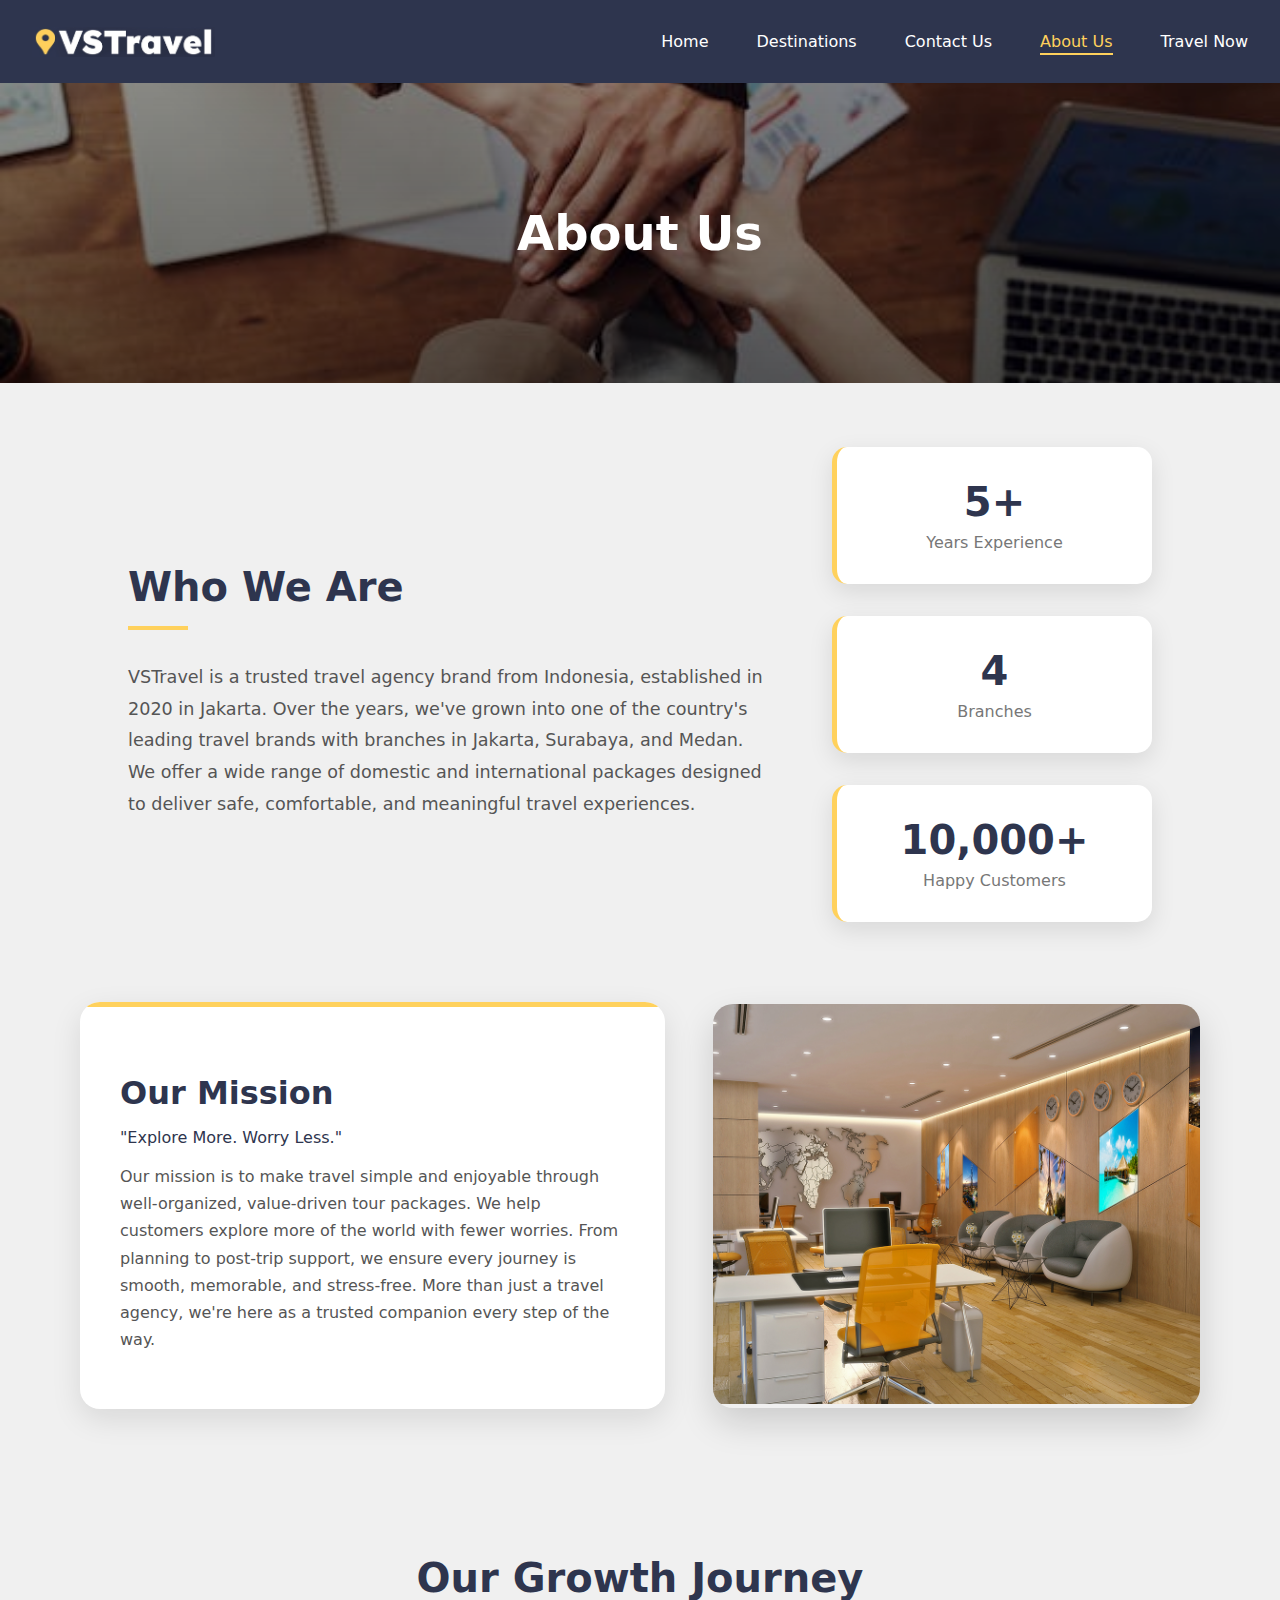
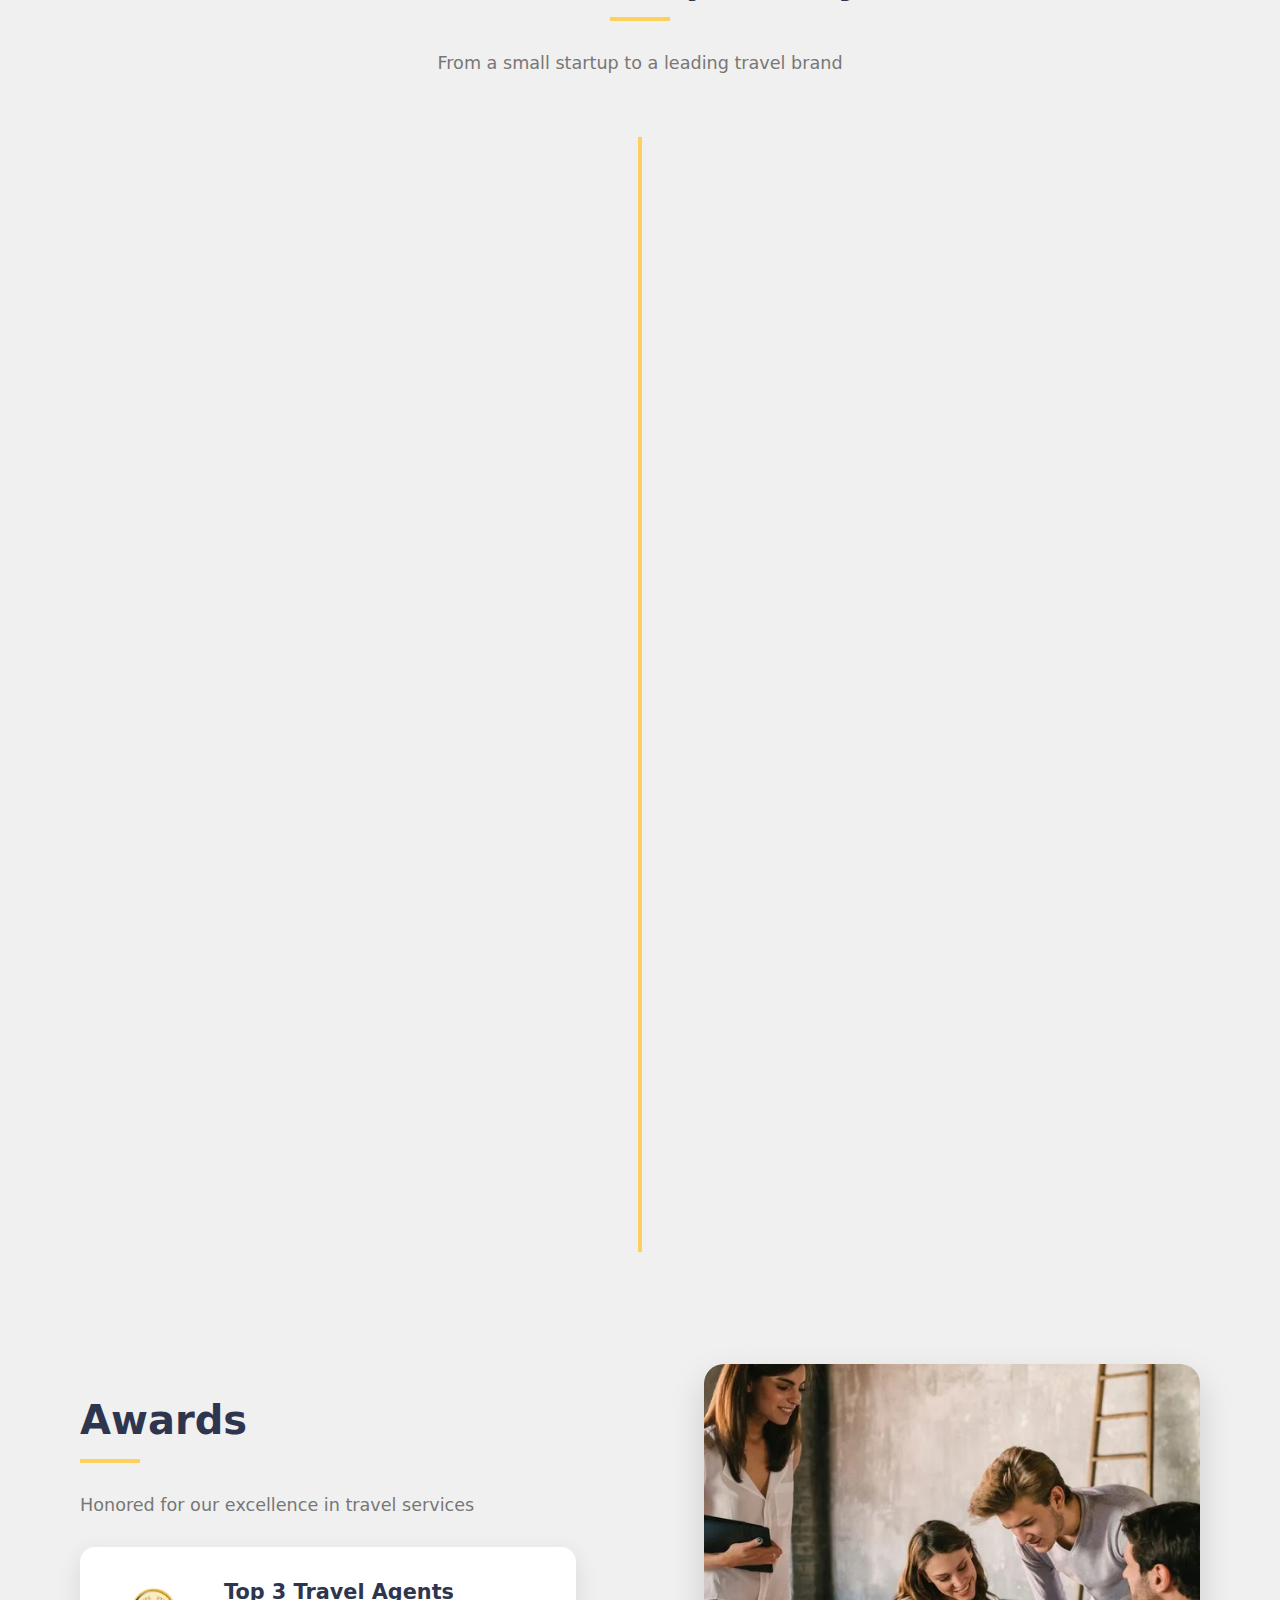
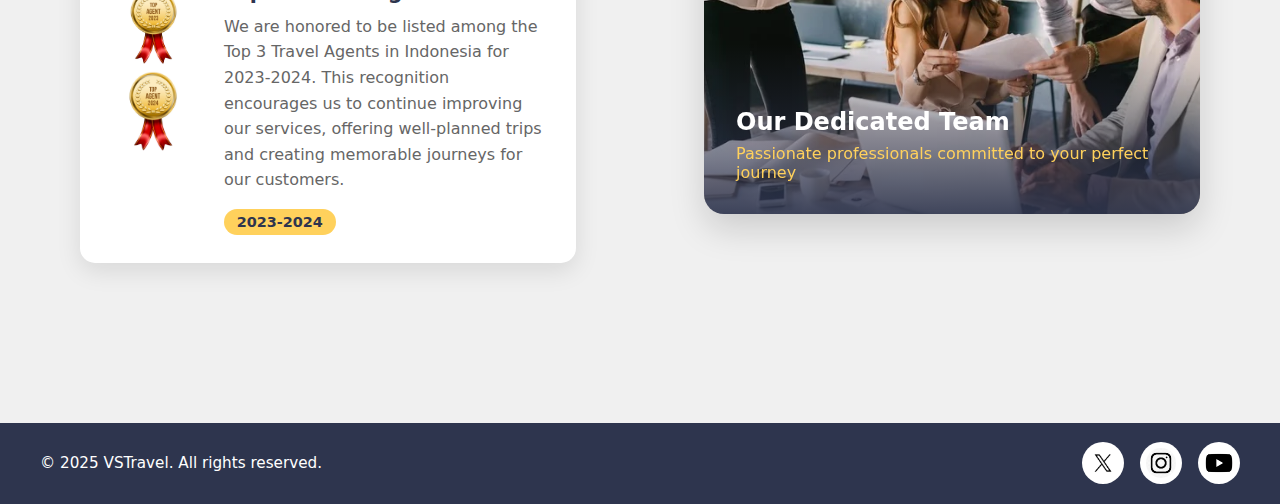
<file: about_us.html>
<!DOCTYPE html>
<html lang="en">
<head>
  <meta charset="UTF-8" />
  <meta name="viewport" content="width=device-width, initial-scale=1.0" />
  <title>About Us | VSTravel</title>
  <link rel="stylesheet" href="css/about_us.css" />
  <script src="js/script.js" defer></script>
</head>
<body>

  <div id="global-header"></div>

<main>
    <section class="about-hero">
      <div class="overlay"></div>
      <div class="hero-content">
        <h1 class="hero-title">About Us</h1>
      </div>
    </section>

    <section class="about-content">
      <div class="container">
        
        <div class="intro-section">
          <div class="intro-content">
            <div class="intro-text">
              <h2 class="section-title">Who We Are</h2>
              <div class="title-underline"></div>
              <p class="intro-description">VSTravel is a trusted travel agency brand from Indonesia, established in 2020 in Jakarta. Over the years, we've grown into one of the country's leading travel brands with branches in Jakarta, Surabaya, and Medan. We offer a wide range of domestic and international packages designed to deliver safe, comfortable, and meaningful travel experiences.</p>
            </div>
            <div class="intro-stats">
              <div class="stat-item">
                <div class="stat-number">5+</div>
                <div class="stat-label">Years Experience</div>
              </div>
              <div class="stat-item">
                <div class="stat-number">4</div>
                <div class="stat-label">Branches</div>
              </div>
              <div class="stat-item">
                <div class="stat-number">10,000+</div>
                <div class="stat-label">Happy Customers</div>
              </div>
            </div>
          </div>
        </div>

        <div class="mission-vision-section">
          <div class="mission-card">
            
            <h3>Our Mission</h3>
            <div class="mission-quote">"Explore More. Worry Less."</div>
            <p>Our mission is to make travel simple and enjoyable through well-organized, value-driven tour packages. We help customers explore more of the world with fewer worries. From planning to post-trip support, we ensure every journey is smooth, memorable, and stress-free. More than just a travel agency, we're here as a trusted companion every step of the way.</p>
          </div>
          <div class="vision-image">
            <img src="assets/foto/office.jpg" alt="Luxury Travel Experience">
            </div>
          </div>
        </div>

        <div class="growth-section">
          <div class="section-header-center">
            <h2 class="section-title">Our Growth Journey</h2>
            <div class="title-underline center"></div>
            <p class="section-subtitle">From a small startup to a leading travel brand</p>
          </div>
  
          <div class="growth-timeline">
            <div class="timeline-line"></div>
            <div class="timeline-items">
              <div class="timeline-milestone">
                <div class="milestone-icon">
                  <img src="assets/branch/gedung_jkt2.webp" alt="Foundation">
                </div>
                <div class="milestone-content">
                  <div class="milestone-year">2020</div>
                  <h4>Founded in Jakarta</h4>
                  <p>Started our journey with a vision to revolutionize travel experiences</p>
                </div>
              </div>
      
              <div class="timeline-milestone">
                <div class="milestone-icon">
                  <img src="assets/branch/gedung_medan.webp" alt="Expansion">
                </div>
                <div class="milestone-content">
                  <div class="milestone-year">2021</div>
                  <h4>Expanded to Medan</h4>
                  <p>Opened our first branch office to serve North Sumatra region</p>
                </div>
              </div>
      
              <div class="timeline-milestone">
                <div class="milestone-icon">
                  <img src="assets/branch/gedung_sby.png" alt="Growth">
                </div>
                <div class="milestone-content">
                  <div class="milestone-year">2022</div>
                  <h4>Expanded to Surabaya</h4>
                  <p>Extended our reach to East Java with premium services</p>
                </div>
              </div>
      
              <div class="timeline-milestone">
                <div class="milestone-icon">
                  <img src="assets/branch/gedung_jkt1.png" alt="New Branch">
                </div>
                <div class="milestone-content">
                 <div class="milestone-year">2023</div>
                 <h4>Expanded operations with a new branch in Jakarta</h4>
                 <p>Strengthened presence in Indonesia’s capital and key business center</p>
                </div>
              </div>
      
              <div class="timeline-milestone">
                <div class="milestone-icon">
                  <img src="assets/foto/internet.webp" alt="Digital">
                </div>
                <div class="milestone-content">
                  <div class="milestone-year">2025</div>
                  <h4>Gone digital with new global platform</h4>
                  <p>Launched digital platform to serve customers worldwide</p>
                </div>
              </div>
            </div>
          </div>
        </div>

        <div class="awards-section">
          <div class="awards-content">
            <div class="awards-text">
              <h2 class="section-title">Awards</h2>
              <div class="title-underline"></div>
              <p class="section-subtitle">Honored for our excellence in travel services</p>
              
              <div class="awards-list">
                <div class="award-item">
                  <div class="award-medal">
                    <img src="assets/foto/award2023.png" alt="2023 Award">
                    <img src="assets/foto/award2024.png" alt="2024 Award">
                  </div>
                  <div class="award-details">
                    <h4>Top 3 Travel Agents</h4>
                    <p>We are honored to be listed among the Top 3 Travel Agents in Indonesia for 2023-2024.
                      This recognition encourages us to continue improving our services, 
                      offering well-planned trips and creating memorable journeys for our customers.
                    </p>
                    <span class="award-year">2023-2024</span>
                  </div>
                </div>
              </div>
            </div>
            
            <div class="team-showcase">
              <div class="team-image">
                <img src="assets/foto/team.webp" alt="Our Team">
                <div class="team-overlay">
                  <div class="team-info">
                    <h4>Our Dedicated Team</h4>
                    <p>Passionate professionals committed to your perfect journey</p>
                  </div>
                </div>
              </div>
            </div>
          </div>
        </div>

      </div>
    </section>
  </main>

  <div id="global-footer"></div>

</body>
</html>
</file>
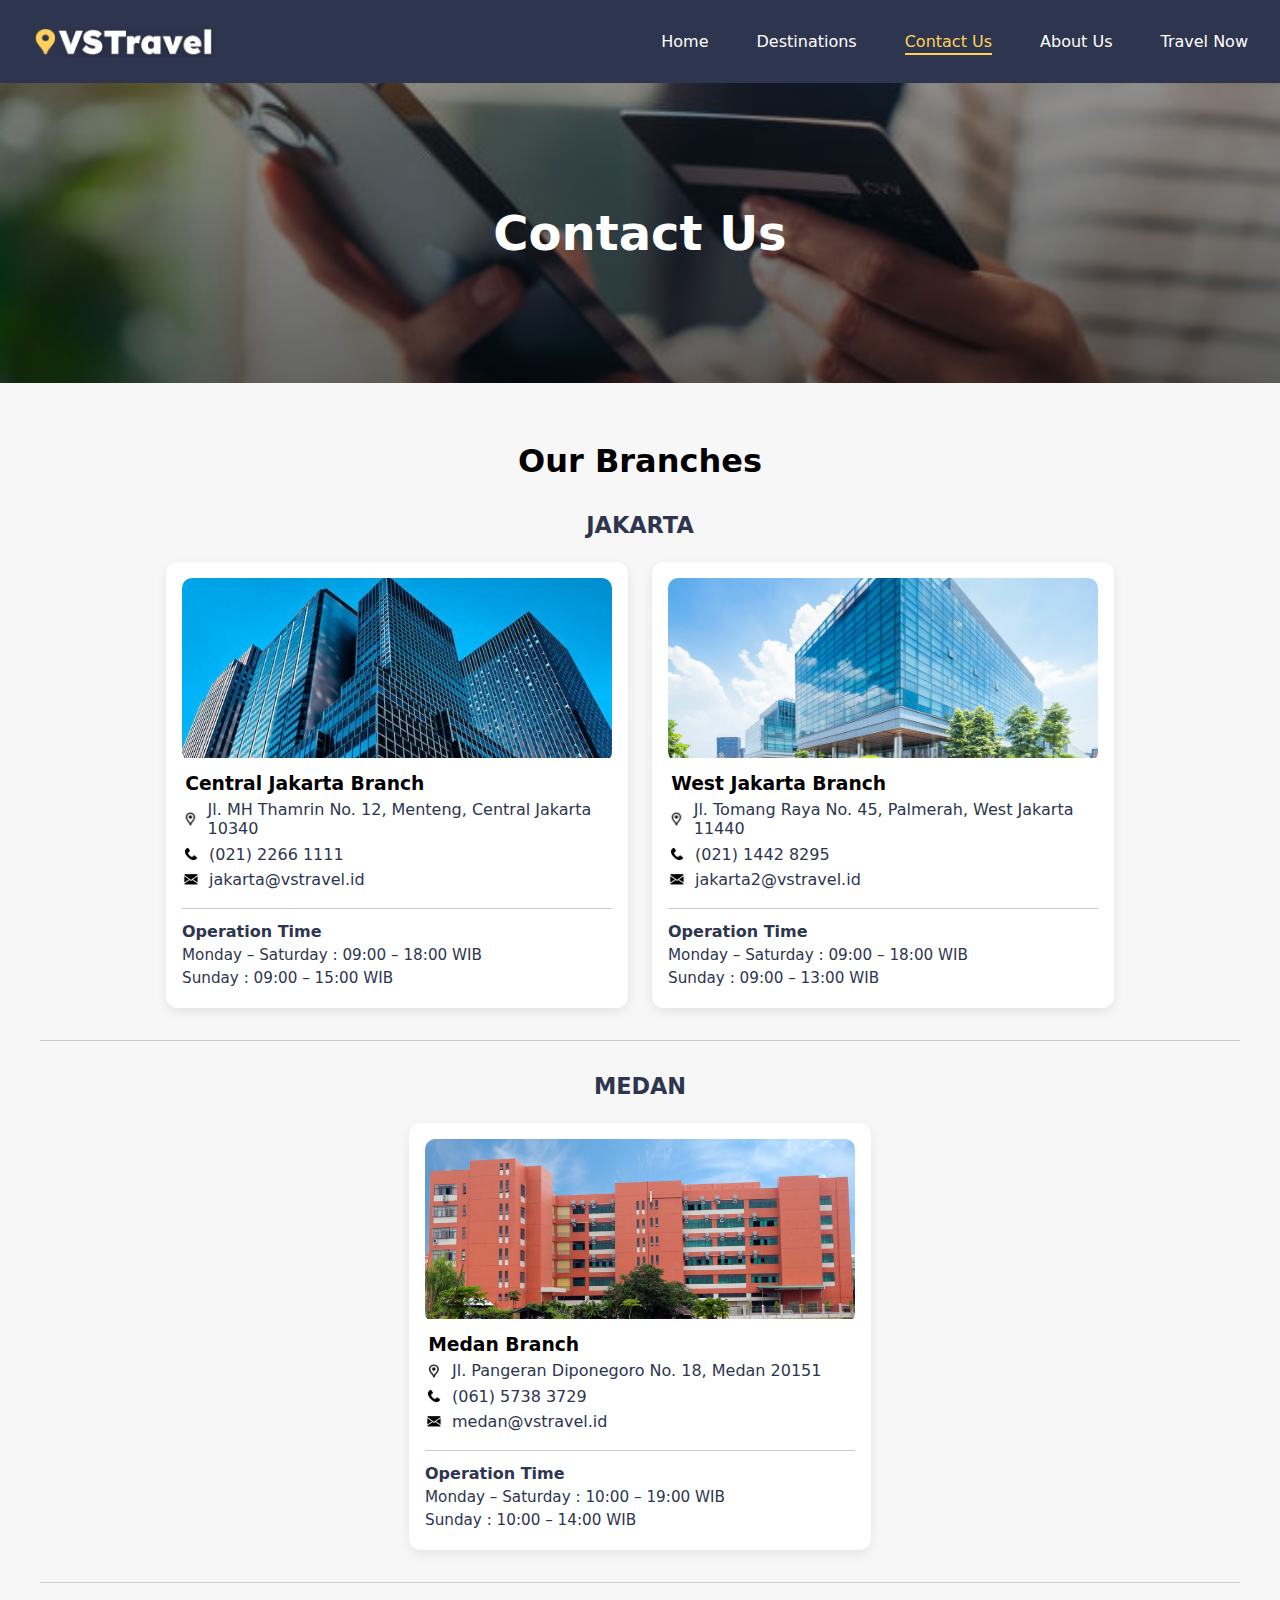
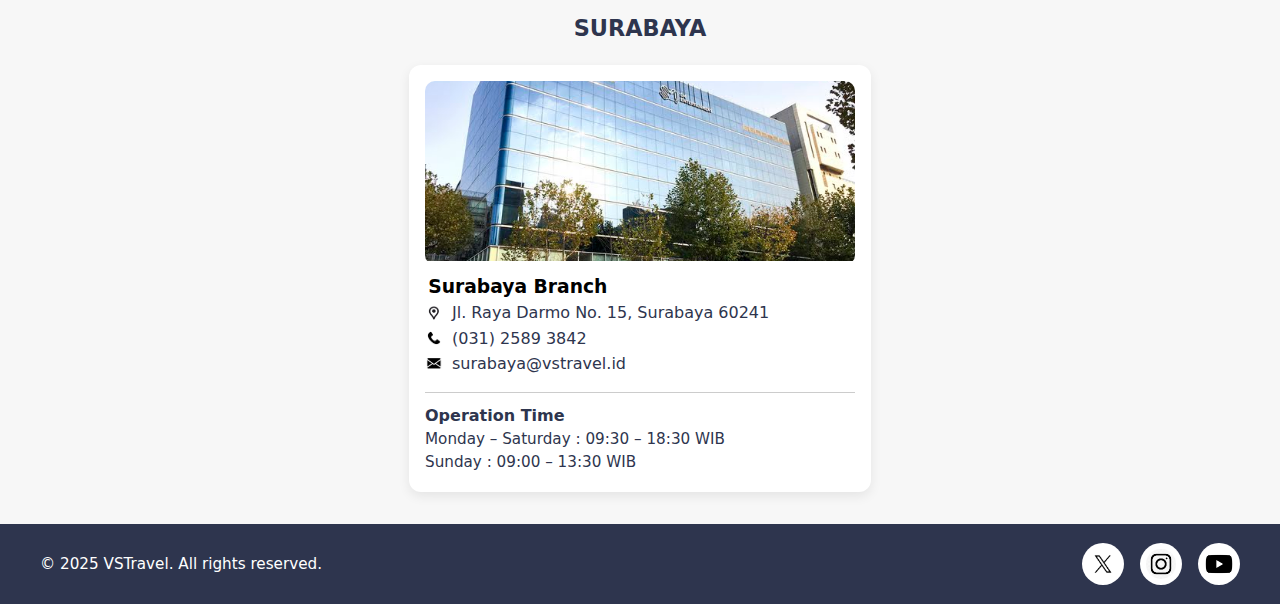
<file: contact_us.html>
<!DOCTYPE html>
<html lang="en">
<head>
  <meta charset="UTF-8" />
  <meta name="viewport" content="width=device-width, initial-scale=1.0" />
  <title>Contact Us | VSTravel</title>
  <link rel="stylesheet" href="css/contact_us.css" />
  <script src="js/script.js" defer></script>
</head>
<body>

  <div id="global-header"></div>

  <main class="contact-us-section">
    <section class="contact-hero">
      <div class="overlay"></div>
        <h1 class="hero-title">Contact Us</h1>
    </section>

    <section class="contact-section">
      <div class="branch-wrapper">
      <h2 class="branch-title">Our Branches</h2>

      <div class="branch-group">
        <h3 class="city-title">JAKARTA</h3>
      <div class="branch-list">

        <div class="contact-card">
          <div class="img-box">
            <img src="assets/branch/jakarta1.jpeg"Central Jakarta Branch" />
          </div>
          <h3>Central Jakarta Branch</h3>
          <p><img src="assets/icon/loc.png" class="icon" />Jl. MH Thamrin No. 12, Menteng, Central Jakarta 10340</p>
          <p><img src="assets/icon/call.png" class="icon" />(021) 2266 1111</p>
          <p><img src="assets/icon/mail.png" class="icon" />jakarta@vstravel.id</p>
          <hr class="incard-divider" />
          <h4 class="operation-title">Operation Time</h4>
          <div class="operation-details">
            <p>Monday – Saturday : 09:00 – 18:00 WIB</p>
            <p>Sunday : 09:00 – 15:00 WIB</p>
          </div>
        </div>

        <div class="contact-card">
          <div class="img-box">
            <img src="assets/branch/jakarta2.jpg" alt="West Jakarta Branch" />
          </div>
          <h3>West Jakarta Branch</h3>
          <p><img src="assets/icon/loc.png" class="icon" />Jl. Tomang Raya No. 45, Palmerah, West Jakarta 11440</p>
          <p><img src="assets/icon/call.png" class="icon" />(021) 1442 8295</p>
          <p><img src="assets/icon/mail.png" class="icon" />jakarta2@vstravel.id</p>
          <hr class="incard-divider" />
          <h4 class="operation-title">Operation Time</h4>
          <div class="operation-details">
            <p>Monday – Saturday : 09:00 – 18:00 WIB</p>
            <p>Sunday : 09:00 – 13:00 WIB</p>
          </div>
        </div>
      </div>
    </div>

    <hr class="branch-divider" />

    <div class="branch-group">
      <h3 class="city-title">MEDAN</h3>
      <div class="branch-list">
        <div class="contact-card">
          <div class="img-box">
            <img src="assets/branch/medan.jpg" alt="Medan Branch" />
          </div>
          <h3>Medan Branch</h3>
          <p><img src="assets/icon/loc.png" class="icon" />Jl. Pangeran Diponegoro No. 18, Medan 20151</p>
          <p><img src="assets/icon/call.png" class="icon" />(061) 5738 3729</p>
          <p><img src="assets/icon/mail.png" class="icon" />medan@vstravel.id</p>
          <hr class="incard-divider" />
          <h4 class="operation-title">Operation Time</h4>
          <div class="operation-details">
            <p>Monday – Saturday : 10:00 – 19:00 WIB</p>
            <p>Sunday : 10:00 – 14:00 WIB</p>
          </div>
        </div>
      </div>
    </div>

    <hr class="branch-divider" />

    <div class="branch-group">
      <h3 class="city-title">SURABAYA</h3>
      <div class="branch-list">
        <div class="contact-card">
          <div class="img-box">
            <img src="assets/branch/surabaya.jpg" alt="Surabaya" />
          </div>
          <h3>Surabaya Branch</h3>
          <p><img src="assets/icon/loc.png" class="icon" />Jl. Raya Darmo No. 15, Surabaya 60241</p>
          <p><img src="assets/icon/call.png" class="icon" />(031) 2589 3842</p>
          <p><img src="assets/icon/mail.png" class="icon" />surabaya@vstravel.id</p>
          <hr class="incard-divider" />
          <h4 class="operation-title">Operation Time</h4>
          <div class="operation-details">
            <p>Monday – Saturday : 09:30 – 18:30 WIB</p>
            <p>Sunday : 09:00 – 13:30 WIB</p>
          </div>
        </div>
      </div>
    </div>
  </div>
</section>

  
  </main>

  <div id="global-footer"></div>

</body>
</html>
</file>
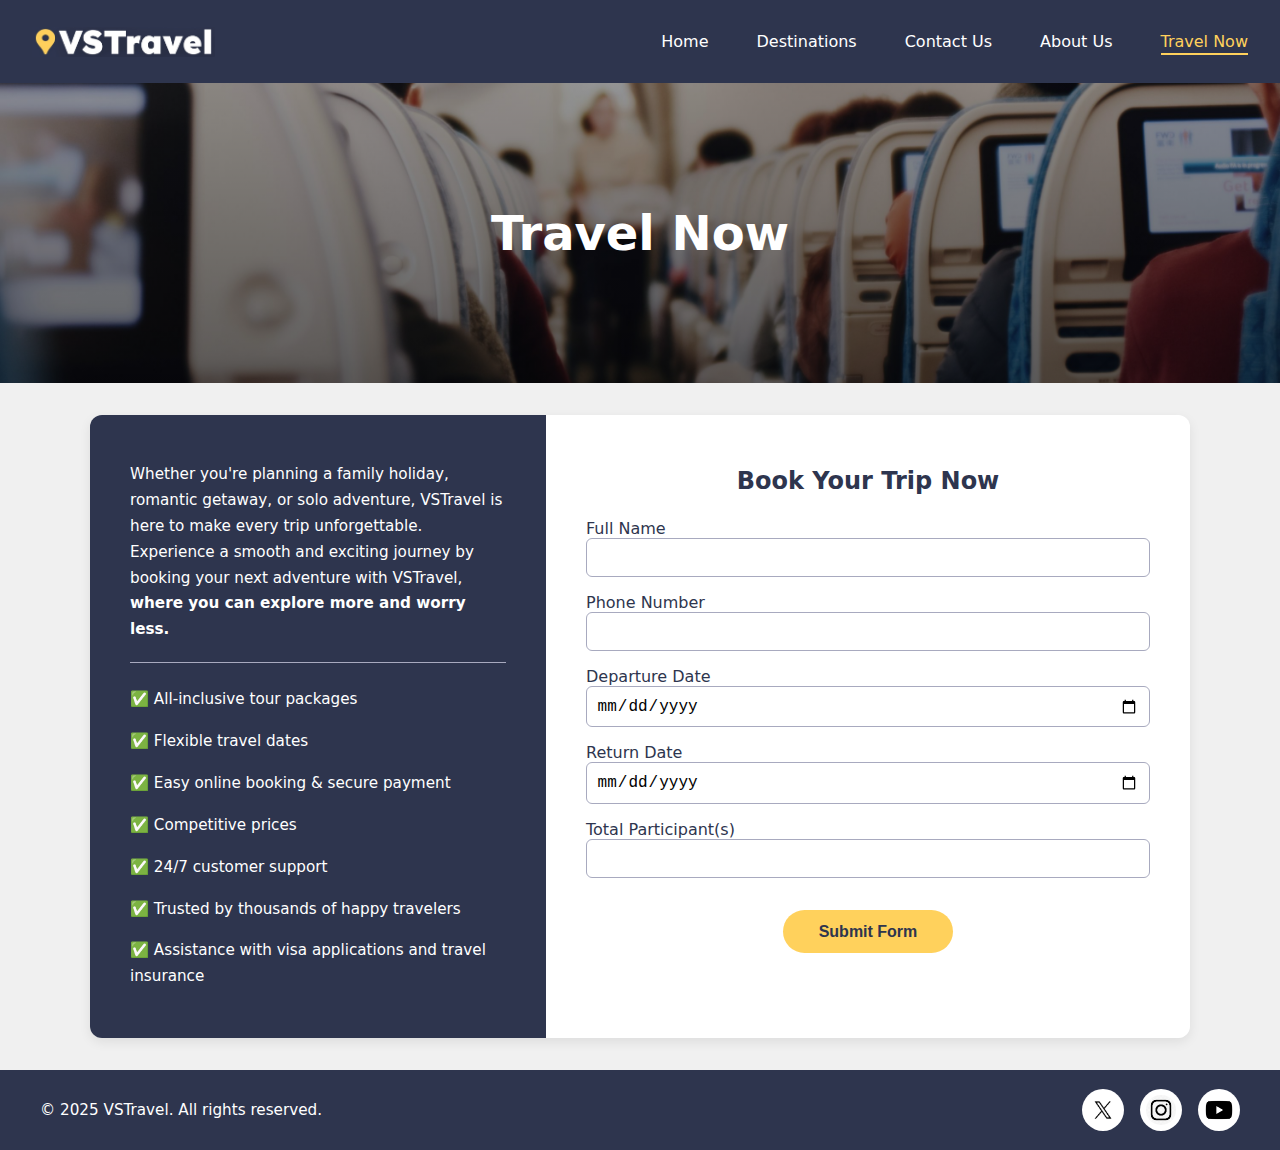
<file: travel_now.html>
<!DOCTYPE html>
<html lang="en">
<head>
  <meta charset="UTF-8" />
  <meta name="viewport" content="width=device-width, initial-scale=1.0" />
  <title>Travel Now | VSTravel</title>
  <link rel="stylesheet" href="css/travel_now.css" />
  <script src="js/script.js" defer></script>
</head>
<body>

  <div id="global-header"></div>
  <section class="travel-hero">
      <div class="overlay"></div>
        <h1 class="hero-title">Travel Now</h1>
  </section>

  <section class="travel-booking">
    <div class="booking-benefit">
      <p>Whether you're planning a family holiday, romantic getaway, or solo adventure, 
        VSTravel is here to make every trip unforgettable. 
        Experience a smooth and exciting journey by booking your next adventure with VSTravel, 
        <strong>where you can explore more and worry less.</strong>
      </p>
      <ul>
        <li>✅ All-inclusive tour packages</li>
        <li>✅ Flexible travel dates</li>
        <li>✅ Easy online booking & secure payment</li>
        <li>✅ Competitive prices</li>
        <li>✅ 24/7 customer support</li>
        <li>✅ Trusted by thousands of happy travelers</li>
        <li>✅ Assistance with visa applications and travel insurance</li>
      </ul>
    </div>

    <div class="booking-form-box">
      <h2>Book Your Trip Now</h2>
      <form id="tripForm">
        <div class="form-group">
          <label for="fullname">Full Name</label>
          <input type="text" id="fullname"  />
        </div>
        <div class="form-group">
          <label for="phone">Phone Number</label>
          <input type="number" id="phone" />
        </div>
        <div class="form-group">
          <label for="departure">Departure Date</label>
          <input type="date" id="departure"  />
        </div>
        <div class="form-group">
          <label for="return">Return Date</label>
          <input type="date" id="return"  />
        </div>
        <div class="form-group">
          <label for="participant">Total Participant(s)</label>
          <input type="number" id="participant"  />
        </div>
        <div class="form-action">
          <button type="submit">Submit Form</button>
        </div>
        <p id="error-msg" class="error-msg"></p>
      </form>
    </div>
  </section>

  <div id="global-footer"></div>

</body>
</html>
</file>
<file: css/about_us.css>
body {
  margin: 0;
  font-family: system-ui, -apple-system, BlinkMacSystemFont, 'Segoe UI', 
  'Open Sans', 'Helvetica Neue', sans-serif;
  background-color: #f0f0f0;
  color: #2E354E;
}

.navbar {
  display: flex;
  justify-content: space-between;
  align-items: center;
  padding: 1rem 2rem;
  background-color: #2E354E;
  color: white;
}

.logo-img {
  height: 30px;
}

.nav-links {
  display: flex;
  list-style: none;
  gap: 3rem;
}

.nav-links a {
  color: white;
  text-decoration: none;
  font-weight: normal;
  position: relative;
  padding-bottom: 4px;
  transition: all 0.3s ease;
}

.nav-links a:hover {
  color: #FFD15C;
}

.nav-links a.active {
  color: #FFD15C;
}

.nav-links a.active::after {
  content: "";
  position: absolute;
  bottom: 0;
  left: 0;
  width: 100%;
  height: 2px;
  background-color: #FFD15C;
}

@media screen and (max-width: 768px) {
  .nav-links {
    display: flex;
    list-style: none;
    gap: 1rem;

  }

  .nav-links.active {
    display: flex;
  }

  .nav-links li {
    text-align: center;
    padding: 0.5rem 0;
  }
}

.footer-content {
  background-color: #2E354E;
  color: white;
  padding: 1rem 2rem;
}

.footer-container {
  display: flex;
  justify-content: space-between;
  align-items: center;
  max-width: 1200px;
  margin: auto;
  gap: 1rem;
}

.footer-left {
  flex: 1;
  font-size: 0.95rem;
  text-align: left;
}

.footer-right {
  display: flex;
  gap: 1rem;
  align-items: center;
}

.footer-icon {
  height: 30px;
  width: 30px;
  object-fit: contain;
  border-radius: 50%;
  background-color: white;
  padding: 6px;
  transition: transform 0.3s ease;
  cursor: pointer;
}

.footer-icon:hover {
  transform: scale(1.2);
}

@media screen and (max-width: 768px) {
  .footer-container {
    flex-direction: column;
    align-items: center;
    text-align: center;
  }

  .footer-left {
    text-align: center;
  }
}

.about-hero {
  position: relative;
  background: url('../assets/header/aboutus.jpeg') center/cover no-repeat;
  background-size: cover;
  background-position: center;
  height: 300px;
  display: flex;
  align-items: center;
  justify-content: center;
  text-align: center;
  overflow: hidden;
}

.about-hero::before {
  content: "";
  position: absolute;
  top: 0; left: 0;
  width: 100%; height: 100%;
  background: linear-gradient(to bottom, rgba(0,0,0,0.4), rgba(0,0,0,0.6));
  z-index: 1;
}

.about-hero h1 {
  position: relative;
  z-index: 2;
  font-size: 48px;
  font-weight: 700;
  color: white;
  animation: fadeInUp 1s ease-out;
  display: inline-block;
}

.about-hero h1::before,
.about-hero h1::after {
  content: "";
  position: absolute;
  bottom: -10px;
  height: 3px;
  width: 0;
  background-color: #FFD15C; 
  transition: all 2s ease;
}

.about-hero h1::before {
  left: 50%;
  transform: translateX(-50%);
}

.about-hero h1::after {
  right: 50%;
  transform: translateX(50%);
}

.about-hero h1.animate::before,
.about-hero h1.animate::after {
  width: 50px;
}

@keyframes fadeInUp {
  from {
    opacity: 0;
    transform: translateY(20px);
  }
  to {
    opacity: 1;
    transform: translateY(0);
  }
}

.about-content {
  padding: 4rem 2rem;
  background-color: #f0f0f0;
}

.container {
  max-width: 1200px;
  margin: 0 auto;
  padding: 0 3rem;
}

.intro-section {
  margin-bottom: 5rem;
  padding: 0 1rem;
}

.intro-content {
  display: grid;
  grid-template-columns: 2fr 1fr;
  gap: 4rem;
  align-items: center;
  margin: 0 2rem;
}

.section-title {
  font-size: 2.5rem;
  color: #2E354E;
  font-weight: 700;
  margin-bottom: 1rem;
}

.title-underline {
  width: 60px;
  height: 4px;
  background-color: #FFD15C;
  margin-bottom: 2rem;
}

.title-underline.center {
  margin: 1rem auto 2rem;
}

.intro-description {
  font-size: 1.1rem;
  line-height: 1.8;
  color: #555;
}

.intro-stats {
  display: flex;
  flex-direction: column;
  gap: 2rem;
}

.stat-item {
  text-align: center;
  padding: 2rem;
  background: white;
  border-radius: 15px;
  box-shadow: 0 8px 25px rgba(0, 0, 0, 0.1);
  border-left: 5px solid #FFD15C;
  transition: transform 0.3s ease;
}

.stat-item:hover {
  transform: translateY(-5px);
}

.stat-number {
  font-size: 2.5rem;
  font-weight: 700;
  color: #2E354E;
  margin-bottom: 0.5rem;
}

.stat-label {
  font-size: 1rem;
  color: #777;
  font-weight: 500;
}

.mission-vision-section {
  display: grid;
  grid-template-columns: 1.2fr 1fr;
  gap: 3rem;
  margin-bottom: 5rem;
  align-items: center;
}

.mission-card {
  background: white;
  padding: 2.5rem;
  border-radius: 20px;
  box-shadow: 0 10px 30px rgba(0, 0, 0, 0.1);
  position: relative;
  overflow: hidden;
}

.mission-card::before {
  content: "";
  position: absolute;
  top: 0;
  left: 0;
  width: 100%;
  height: 5px;
  background: #FFD15C 
}

.card-icon {
  margin-bottom: 2rem;
}

.icon-circle {
  width: 80px;
  height: 80px;
  background: linear-gradient(135deg, #FFD15C 0%, #FFF2A8 100%);
  border-radius: 50%;
  display: flex;
  align-items: center;
  justify-content: center;
}

.mission-card h3 {
  font-size: 2rem;
  color: #2E354E;
  margin-bottom: 1rem;
  font-weight: 700;
}

.mission-card p {
  font-size: 1rem;
  line-height: 1.7;
  color: #555;
}

.vision-image {
  position: relative;
  border-radius: 20px;
  overflow: hidden;
  display: block;
  box-shadow: 0 15px 35px rgba(0, 0, 0, 0.15);
}

.vision-image img {
  width: 100%;
  height: 400px;
  object-fit: cover;
  transition: transform 0.5s ease;
}

.vision-image:hover img {
  transform: scale(1.05);
}

.image-overlay {
  position: absolute;
  bottom: 0;
  left: 0;
  right: 0;
  background: linear-gradient(transparent, rgba(46, 53, 78, 0.9));
  padding: 2rem;
  transform: translateY(100%);
  transition: transform 0.3s ease;
}

.vision-image:hover .image-overlay {
  transform: translateY(0);
}

.overlay-text {
  color: white;
  font-size: 1.2rem;
  font-weight: 600;
  text-align: center;
}

.growth-section {
  margin-bottom: 5rem;
  padding: 2rem 0;
}

.section-header-center {
  text-align: center;
  margin-bottom: 4rem;
}

.section-subtitle {
  font-size: 1.1rem;
  color: #777;
  margin: 0;
}

.growth-timeline {
  position: relative;
  max-width: 800px;
  margin: 0 auto;
  padding: 2rem 0;
}

.timeline-line {
  position: absolute;
  left: 50%;
  top: 0;
  bottom: 0;
  width: 4px;
  background: #FFD15C;
  transform: translateX(-50%);
  z-index: 0;
}

.timeline-items {
  position: relative;
  display: flex;
  flex-direction: column;
  gap: 4rem;
}

.timeline-milestone {
  position: relative;
  display: flex;
  align-items: center;
  width: 100%;
}

.timeline-milestone:nth-child(odd) {
  justify-content: flex-start;
}

.timeline-milestone:nth-child(even) {
  justify-content: flex-end;
}

.milestone-content {
  background: white;
  padding: 2rem;
  border-radius: 15px;
  box-shadow: 0 8px 25px rgba(0, 0, 0, 0.1);
  width: 350px;
  position: relative;
  z-index: 2;
}

.milestone-year {
  position: absolute;
  top: 1.5rem;
  background: #2E354E;
  color: #FFD15C;
  padding: 0.5rem 1rem;
  border-radius: 25px;
  font-weight: 700;
  font-size: 1rem;
  z-index: 3;
}

.timeline-milestone:nth-child(odd) .milestone-year {
  right: 1.5rem;
}

.timeline-milestone:nth-child(even) .milestone-year {
  left: 1.5rem;
}


.milestone-content h4 {
  font-size: 1.3rem;
  color: #2E354E;
  margin-bottom: 0.5rem;
  font-weight: 700;
  margin-top: 0;
  padding-right: 80px; 
}

.timeline-milestone:nth-child(even) .milestone-content h4 {
  padding-right: 0;
  padding-left: 80px;
  text-align: right;
}

.milestone-content p {
  color: #666;
  line-height: 1.6;
  margin: 0;
  font-size: 0.95rem;
}

.timeline-milestone:nth-child(even) .milestone-content p {
  text-align: right;
}

.milestone-icon {
  width: 100px;
  height: 100px;
  background: white;
  border-radius: 50%;
  display: flex;
  align-items: center;
  justify-content: center;
  box-shadow: 0 8px 25px rgba(0, 0, 0, 0.1);
  border: 4px solid #FFD15C;
  position: absolute;
  left: 50%;
  transform: translateX(-50%);
  z-index: 3;
}

.milestone-icon img {
  width: 50px;
  height: 50px;
  object-fit: contain;
}

.timeline-milestone:nth-child(odd) {
  padding-left: 120px; 
}

.timeline-milestone:nth-child(odd) .milestone-icon {
  left: 0;
  transform: none;
}

.timeline-milestone:nth-child(even) {
  padding-right: 120px;
}

.timeline-milestone:nth-child(even) .milestone-icon {
  right: 0;
  left: auto;
  transform: none;
}

@media screen and (max-width: 768px) {
  .growth-timeline {
    max-width: 100%;
    padding: 2rem 1rem;
  }
  
  .timeline-line {
    left: 60px;
    transform: none;
  }
  
  .timeline-items {
    gap: 3rem;
  }
  
  .timeline-milestone {
    justify-content: flex-start !important;
    padding-left: 100px !important;
    padding-right: 0 !important;
  }
  
  .milestone-content {
    width: 100%;
    max-width: 100%;
  }
  
  .milestone-content h4 {
    padding-right: 80px !important;
    padding-left: 0 !important;
    text-align: left !important;
  }
  
  .milestone-content p {
    text-align: left !important;
  }
  
  .milestone-year {
    right: 1.5rem !important;
    left: auto !important;
  }
  
  .milestone-icon {
    left: 10px !important;
    right: auto !important;
    width: 80px;
    height: 80px;
  }
  
  .milestone-icon img {
    width: 40px;
    height: 40px;
  }
}

@media screen and (max-width: 480px) {
  .timeline-line {
    left: 50px;
  }
  
  .timeline-milestone {
    padding-left: 80px !important;
  }
  
  .milestone-content {
    padding: 1.5rem;
  }
  
  .milestone-content h4 {
    font-size: 1.1rem;
    padding-right: 70px !important;
  }
  
  .milestone-content p {
    font-size: 0.9rem;
  }
  
  .milestone-year {
    font-size: 0.9rem;
    padding: 0.4rem 0.8rem;
  }
  
  .milestone-icon {
    left: 5px !important;
    width: 70px;
    height: 70px;
  }
  
  .milestone-icon img {
    width: 35px;
    height: 35px;
  }
}

.awards-section {
  margin-bottom: 3rem;
  padding: 0 1rem;
}

.awards-content {
  display: grid;
  grid-template-columns: 1fr 1fr;
  gap: 4rem;
  align-items: start;
  margin: 0 2rem; 
}

.awards-text {
  padding-right: 2rem;
}

.awards-list {
  margin-top: 2rem;
}

.award-item {
  display: flex;
  gap: 2rem;
  margin-bottom: 3rem;
  padding: 2rem;
  background: white;
  border-radius: 15px;
  box-shadow: 0 8px 25px rgba(0, 0, 0, 0.1);
  transition: transform 0.3s ease;
  align-items: flex-start;
}

.award-item:hover {
  transform: translateY(-5px);
}

.award-medal {
  width: 80px;
  height: 80px;
  flex-shrink: 0;
  margin-top: 0.5rem;
}

.award-medal img {
  width: 100%;
  height: 100%;
  object-fit: contain;
}

.award-details {
  flex: 1;
}

.award-details h4 {
  font-size: 1.3rem;
  color: #2E354E;
  margin-top: 0;
  margin-bottom: 0.5rem;
  font-weight: 700;
  line-height: 1.3;
}

.award-details p {
  color: #666;
  line-height: 1.6;
  margin-top: 0;
  margin-bottom: 1.2rem;
}

.award-year {
  background: #FFD15C;
  color: #2E354E;
  padding: 0.3rem 0.8rem;
  border-radius: 15px;
  font-size: 0.9rem;
  font-weight: 600;
}

.team-showcase {
  position: sticky;
  top: 2rem;
  padding-left: 2rem;
}

.team-image {
  position: relative;
  border-radius: 20px;
  overflow: hidden;
  height: 450px;
  box-shadow: 0 15px 35px rgba(0, 0, 0, 0.15);
}

.team-image img {
  width: 100%;
  height: 500px;
  object-fit: cover;
}

.team-overlay {
  position: absolute;
  bottom: 0;
  left: 0;
  right: 0;
  background: linear-gradient(transparent, rgba(46, 53, 78, 0.9));
  padding: 2rem;
}

.team-info h4 {
  color: white;
  font-size: 1.5rem;
  margin-bottom: 0.5rem;
  font-weight: 700;
}

.team-info p {
  color: #FFD15C;
  margin: 0;
  font-size: 1rem;
}

@media screen and (max-width: 1024px) {
  .intro-content,
  .mission-vision-section,
  .awards-content {
    grid-template-columns: 1fr;
    gap: 2rem;
  }

  .timeline-milestone {
    flex-direction: column !important;
    text-align: center !important;
  }

  .timeline-line {
    display: none;
  }

  .milestone-content {
    max-width: 100%;
    margin-top: 2rem;
  }
}

@media screen and (max-width: 768px) {
  .about-hero {
    height: 300px;
  }

  .about-hero .hero-title {
    font-size: 3rem;
  }

  .about-hero .hero-title.animate::after {
    width: 100px;
  }

  .intro-stats {
    flex-direction: row;
    justify-content: space-between;
  }

  .stat-item {
    padding: 1.5rem 1rem;
  }

  .stat-number {
    font-size: 2rem;
  }

  .section-title {
    font-size: 2rem;
  }

  .mission-card {
    padding: 2rem;
  }

  .container {
    padding: 0 1rem;
  }
}
</file>
<file: css/contact_us.css>
body {
  margin: 0;
  font-family: system-ui, -apple-system, BlinkMacSystemFont, 'Segoe UI', 
  'Open Sans', 'Helvetica Neue', sans-serif;
  background-color: #f0f0f0;
  color: #2E354E;
}

.navbar {
  display: flex;
  justify-content: space-between;
  align-items: center;
  padding: 1rem 2rem;
  background-color: #2E354E;
  color: white;
}

.logo-img {
  height: 30px;
}

.nav-links {
  display: flex;
  list-style: none;
  gap: 3rem;
}

.nav-links a {
  color: white;
  text-decoration: none;
  font-weight: normal;
  position: relative;
  padding-bottom: 4px;
  transition: all 0.3s ease;
}

.nav-links a:hover {
  color: #FFD15C;
}

.nav-links a.active {
  color: #FFD15C;
}

.nav-links a.active::after {
  content: "";
  position: absolute;
  bottom: 0;
  left: 0;
  width: 100%;
  height: 2px;
  background-color: #FFD15C;
}


@media screen and (max-width: 768px) {
  .nav-links {
    display: flex;
    list-style: none;
    gap: 1rem;

  }

  .nav-links.active {
    display: flex;
  }

  .nav-links li {
    text-align: center;
    padding: 0.5rem 0;
  }
}

.footer-content {
  background-color: #2E354E;
  color: white;
  padding: 1rem 2rem;
}

.footer-container {
  display: flex;
  justify-content: space-between;
  align-items: center;
  max-width: 1200px;
  margin: auto;
  gap: 1rem;
}

.footer-left {
  flex: 1;
  font-size: 0.95rem;
  text-align: left;
}

.footer-right {
  display: flex;
  gap: 1rem;
  align-items: center;
}

.footer-icon {
  height: 30px;
  width: 30px;
  object-fit: contain;
  border-radius: 50%;
  background-color: white;
  padding: 6px;
  transition: transform 0.3s ease;
  cursor: pointer;
}

.footer-icon:hover {
  transform: scale(1.2);
}

@media screen and (max-width: 768px) {
  .footer-container {
    flex-direction: column;
    align-items: center;
    text-align: center;
  }

  .footer-left {
    text-align: center;
  }
}

.contact-hero {
  position: relative;
  background: url('../../assets/header/contactus.jpg') center/cover no-repeat;
  background-size: cover;
  background-position: center;
  height: 300px;
  display: flex;
  align-items: center;
  justify-content: center;
  text-align: center;
  overflow: hidden;
}

.contact-hero::before {
  content: "";
  position: absolute;
  top: 0; left: 0;
  width: 100%; height: 100%;
  background: linear-gradient(to bottom, rgba(0,0,0,0.4), rgba(0,0,0,0.6));
  z-index: 1;
}

.contact-hero h1 {
  position: relative;
  z-index: 2;
  font-size: 48px;
  font-weight: 700;
  color: white;
  animation: fadeInUp 1s ease-out;
  display: inline-block;
}

.contact-hero h1::before,
.contact-hero h1::after {
  content: "";
  position: absolute;
  bottom: -10px;
  height: 3px;
  width: 0;
  background-color: #FFD15C; 
  transition: all 2s ease;
}

.contact-hero h1::before {
  left: 50%;
  transform: translateX(-50%);
}

.contact-hero h1::after {
  right: 50%;
  transform: translateX(50%);
}

.contact-hero h1.animate::before,
.contact-hero h1.animate::after {
  width: 50px;
}

@keyframes fadeInUp {
  from {
    opacity: 0;
    transform: translateY(20px);
  }
  to {
    opacity: 1;
    transform: translateY(0);
  }
}

.contact-section {
  padding: 2rem;
  background: #f7f7f7;
}

.contact-group {
  margin-bottom: 3rem;
}

.branch-wrapper {
  max-width: 1200px;
  margin: auto;
  text-align: center;
}

.branch-title {
  font-size: 2rem;
  margin-bottom: 2rem;
  color: #000000;
  text-align: center;
}

.city-title {
  margin: 2rem 0 1.5rem;
  font-size: 1.4rem;
  color: #2E354E;
  text-align: center;
}

.branch-list {
  display: flex;
  flex-wrap: wrap;
  justify-content: center;
  gap: 1.5rem;
}

.contact-card {
  background: white;
  border-radius: 12px;
  box-shadow: 0 4px 12px rgba(0,0,0,0.08);
  padding: 1rem;
  width: 430px;
  transition: 0.3s;
  text-align: left;
}

.contact-card h3 {
  margin-top: 0.7rem;
  margin-bottom: 0.3rem;
  margin-left: 0.2rem;
  color: #000000;
}

.img-box {
  overflow: hidden;
  border-radius: 10px;
}

.img-box img {
  width: 100%;
  height: 180px;
  object-fit: cover;
  transition: transform 0.3s ease;
}

.img-box:hover img {
  transform: scale(1.05);
}

.icon {
  width: 18px;
  height: 14px;
  margin-right: 9px;
  vertical-align: middle;
}

.contact-card p {
  margin: 0.4rem 0;
  display: flex;
  align-items: center;
}

.branch-divider {
  border: none;
  border-top: 1px solid #ccc;
  margin: 2rem 0;
  width: 100%;
}

.incard-divider {
  border: none;
  border-top: 1px solid #ccc;
  margin-top: 1.2rem;
  margin-bottom: -0.2rem;
  width: 100%;
}

.operation-title {
  font-weight: 650;
  margin-top: 1rem;
  margin-bottom: 0.3rem;
  color: #2E354E;
}

.operation-details p {
  margin: 0.2rem 0;
  line-height: 1.3;
  font-size: 0.95rem;
  color: #2E354E;
}

@media screen and (max-width: 768px) {
  .branch-list {
    flex-direction: column;
    align-items: center;
  }
}
</file>
<file: css/travel_now.css>
body {
  margin: 0;
  font-family: system-ui, -apple-system, BlinkMacSystemFont, 'Segoe UI', 
  'Open Sans', 'Helvetica Neue', sans-serif;
  background-color: #f0f0f0;
  color: #2E354E;
}

.navbar {
  display: flex;
  justify-content: space-between;
  align-items: center;
  padding: 1rem 2rem;
  background-color: #2E354E;
  color: white;
}

.logo-img {
  height: 30px;
}

.nav-links {
  display: flex;
  list-style: none;
  gap: 3rem;
}

.nav-links a {
  color: white;
  text-decoration: none;
  font-weight: normal;
  position: relative;
  padding-bottom: 4px;
  transition: all 0.3s ease;
}

.nav-links a:hover {
  color: #FFD15C;
}

.nav-links a.active {
  color: #FFD15C;
}

.nav-links a.active::after {
  content: "";
  position: absolute;
  bottom: 0;
  left: 0;
  width: 100%;
  height: 2px;
  background-color: #FFD15C;
}

@media screen and (max-width: 768px) {
  .nav-links {
    display: flex;
    list-style: none;
    gap: 1rem;

  }

  .nav-links.active {
    display: flex;
  }

  .nav-links li {
    text-align: center;
    padding: 0.5rem 0;
  }
}

.footer-content {
  background-color: #2E354E;
  color: white;
  padding: 1rem 2rem;
}

.footer-container {
  display: flex;
  justify-content: space-between;
  align-items: center;
  max-width: 1200px;
  margin: auto;
  gap: 1rem;
}

.footer-left {
  flex: 1;
  font-size: 0.95rem;
  text-align: left;
}

.footer-right {
  display: flex;
  gap: 1rem;
  align-items: center;
}

.footer-icon {
  height: 30px;
  width: 30px;
  object-fit: contain;
  border-radius: 50%;
  background-color: white;
  padding: 6px;
  transition: transform 0.3s ease;
  cursor: pointer;
}

.footer-icon:hover {
  transform: scale(1.2);
}

@media screen and (max-width: 768px) {
  .footer-container {
    flex-direction: column;
    align-items: center;
    text-align: center;
  }

  .footer-left {
    text-align: center;
  }
}

.travel-hero {
  position: relative;
  background: url('../../assets/header/travel.jpg') center/cover no-repeat;
  background-size: cover;
  background-position: center;
  height: 300px;
  display: flex;
  align-items: center;
  justify-content: center;
  text-align: center;
  overflow: hidden;
}

.travel-hero::before {
  content: "";
  position: absolute;
  top: 0; left: 0;
  width: 100%; height: 100%;
  background: linear-gradient(to bottom, rgba(0,0,0,0.4), rgba(0,0,0,0.6));
  z-index: 1;
}

.travel-hero h1 {
  position: relative;
  z-index: 2;
  font-size: 48px;
  font-weight: 700;
  color: white;
  animation: fadeInUp 1s ease-out;
  display: inline-block;
}

.travel-hero h1::before,
.travel-hero h1::after {
  content: "";
  position: absolute;
  bottom: -10px;
  height: 3px;
  width: 0;
  background-color: #FFD15C;
  transition: all 2s ease;
}

.travel-hero h1::before {
  left: 50%;
  transform: translateX(-50%);
}

.travel-hero h1::after {
  right: 50%;
  transform: translateX(50%);
}

.travel-hero h1.animate::before,
.travel-heror h1.animate::after {
  width: 50px;
}

@keyframes fadeInUp {
  from {
    opacity: 0;
    transform: translateY(20px);
  }
  to {
    opacity: 1;
    transform: translateY(0);
  }
}

.travel-booking {
  display: flex;
  max-width: 1100px;
  margin: 2rem auto;
  border-radius: 12px;
  overflow: hidden;
  box-shadow: 0 4px 12px rgba(0,0,0,0.08);
}

.booking-benefit {
  flex: 2;
  background-color: #2E354E;
  color: white;
  padding: 2rem 2.5rem;
  font-size: 0.95rem;
  line-height: 1.7;
}

.booking-benefit p {
  margin-bottom: 1.5rem;
  font-weight: 400;
  position: relative;
}
.booking-benefit p::after {
  content: "";
  display: block;
  margin-top: 1.2rem;
  height: 1px;
  width: 100%;
  background-color: #A8AABF;
}
.booking-benefit ul {
  list-style: none;
  padding: 0;
  margin: 0;
}
.booking-benefit li {
  margin-bottom: 1rem;
  display: flex;
  align-items: start;
}

.booking-form-box {
  flex: 3;
  padding: 2rem 2.5rem;
  background-color: #ffffff;
}
.booking-form-box h2 {
  margin-bottom: 1.5rem;
  color: #2E354E;
  font-size: 1.5rem;
  text-align: center;
}
.booking-form-box form {
  display: flex;
  flex-direction: column;
  gap: 1rem;
}
.booking-form-box .form-group {
  display: flex;
  flex-direction: column;
}
.booking-form-box input {
  padding: 0.6rem;
  font-size: 1rem;
  border: 1px solid #A8AABF;
  border-radius: 6px;
  background-color: white;
  width: 100%;
  box-sizing: border-box;
}
input[type="number"]::-webkit-inner-spin-button,
input[type="number"]::-webkit-outer-spin-button {
  -webkit-appearance: none;
  margin: 0;
}

.form-action {
  text-align: center;
  margin-top: 1rem;
}
.form-action button {
  background-color: #FFD15C;
  border: none;
  padding: 0.8rem 2.2rem;
  border-radius: 30px;
  font-weight: bold;
  cursor: pointer;
  color: #2E354E;
  font-size: 1rem;
}

.form-action button:hover {
  background-color: #2E354E;
  color: #ffffff;
  transition: all 0.3s ease;
}

.form-action button:active {
  transform: scale(0.97);
  box-shadow: 0 2px 4px rgba(0, 0, 0, 0.2);
}

.error-msg {
  color: red;
  text-align: center;
}

@keyframes shake {
  0% { transform: translateX(0); }
  20% { transform: translateX(-2.5px); }
  40% { transform: translateX(2.5px); }
  60% { transform: translateX(-1px); }
  80% { transform: translateX(1px); }
  100% { transform: translateX(0); }
}

.shake {
  animation: shake 0.4s ease;
  border: 1px solid red !important;
}
</file>
